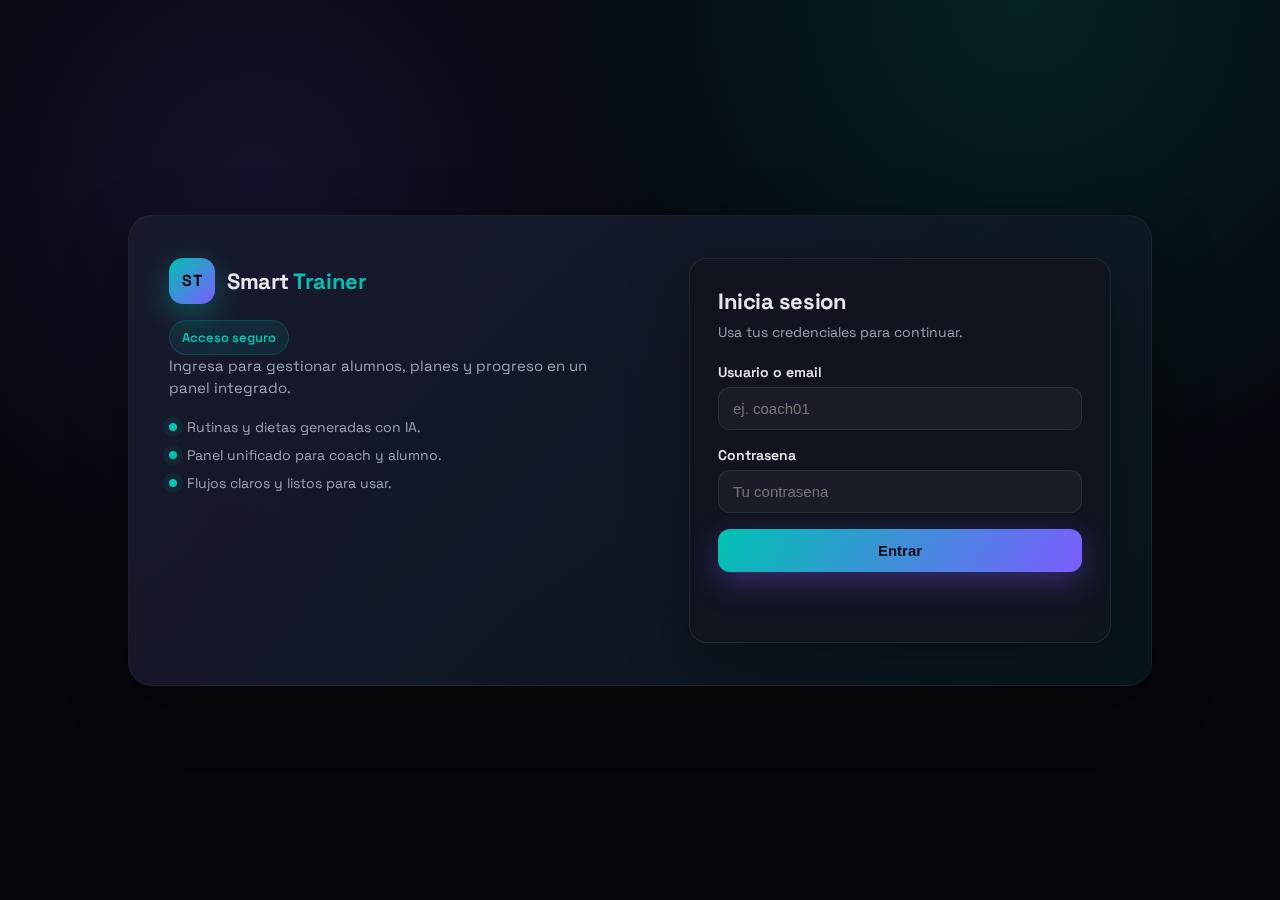
<file: frontend/auth/login.html>
<!DOCTYPE html>
<html lang="es">
<head>
  <meta charset="UTF-8" />
  <meta name="viewport" content="width=device-width, initial-scale=1.0" />
  <title>Smart Trainer - Login</title>
  <link rel="preconnect" href="https://fonts.googleapis.com" />
  <link rel="preconnect" href="https://fonts.gstatic.com" crossorigin />
  <link href="https://fonts.googleapis.com/css2?family=Space+Grotesk:wght@400;500;600;700&display=swap" rel="stylesheet" />
  <style>
    :root {
      --bg: #05070d;
      --card: rgba(16, 20, 31, 0.9);
      --muted: #9ca3af;
      --accent: #00c2b2;
      --accent-2: #7c5dff;
      --text: #e5e7eb;
      --input-bg: rgba(255, 255, 255, 0.04);
      --border: rgba(255, 255, 255, 0.08);
      --shadow: 0 20px 60px rgba(0, 0, 0, 0.35);
    }

    * { box-sizing: border-box; }

    body {
      margin: 0;
      min-height: 100vh;
      font-family: "Space Grotesk", sans-serif;
      background: radial-gradient(circle at 20% 20%, rgba(124, 93, 255, 0.12), transparent 32%),
                  radial-gradient(circle at 80% 0%, rgba(0, 194, 178, 0.14), transparent 38%),
                  var(--bg);
      color: var(--text);
      display: flex;
      align-items: center;
      justify-content: center;
      padding: 32px 16px;
    }

    .login-shell {
      width: min(1024px, 100%);
      display: grid;
      grid-template-columns: repeat(auto-fit, minmax(320px, 1fr));
      gap: 18px;
      background: linear-gradient(145deg, rgba(16, 20, 31, 0.95), rgba(8, 11, 18, 0.95));
      border: 1px solid var(--border);
      border-radius: 24px;
      box-shadow: var(--shadow);
      overflow: hidden;
      position: relative;
    }

    .login-shell::after {
      content: "";
      position: absolute;
      inset: 0;
      pointer-events: none;
      background: linear-gradient(120deg, rgba(124, 93, 255, 0.12), rgba(0, 194, 178, 0.1));
      mix-blend-mode: screen;
      opacity: 0.6;
    }

    .panel {
      position: relative;
      padding: 42px 40px;
      z-index: 1;
    }

    .brand {
      display: flex;
      align-items: center;
      gap: 12px;
      margin-bottom: 16px;
    }

    .logo {
      width: 46px;
      height: 46px;
      border-radius: 14px;
      background: linear-gradient(135deg, var(--accent), var(--accent-2));
      display: grid;
      place-items: center;
      color: #02040a;
      font-weight: 800;
      letter-spacing: 0.5px;
      box-shadow: 0 10px 30px rgba(0, 194, 178, 0.35);
    }

    .brand h1 {
      margin: 0;
      font-size: 22px;
      font-weight: 700;
      letter-spacing: -0.02em;
    }

    .brand h1 span {
      color: var(--accent);
    }

    .tagline {
      margin: 0 0 18px;
      color: var(--muted);
      line-height: 1.5;
      font-size: 15px;
    }

    .pill {
      display: inline-flex;
      align-items: center;
      gap: 8px;
      padding: 8px 12px;
      border-radius: 999px;
      background: rgba(0, 194, 178, 0.1);
      color: var(--accent);
      font-weight: 600;
      font-size: 13px;
      border: 1px solid rgba(0, 194, 178, 0.2);
    }

    .features {
      list-style: none;
      padding: 0;
      margin: 18px 0 0;
      display: grid;
      gap: 10px;
      color: var(--muted);
      font-size: 14px;
    }

    .features li {
      display: flex;
      align-items: center;
      gap: 10px;
    }

    .dot {
      width: 8px;
      height: 8px;
      border-radius: 50%;
      background: var(--accent);
      box-shadow: 0 0 0 6px rgba(0, 194, 178, 0.08);
    }

    .form-card {
      background: var(--card);
      border: 1px solid var(--border);
      border-radius: 18px;
      padding: 28px;
      box-shadow: var(--shadow);
    }

    .form-card h2 {
      margin: 0 0 8px;
      font-size: 22px;
      letter-spacing: -0.02em;
    }

    .form-card p {
      margin: 0 0 22px;
      color: var(--muted);
      font-size: 14px;
    }

    label {
      display: block;
      margin-bottom: 6px;
      color: var(--text);
      font-weight: 600;
      font-size: 14px;
    }

    input {
      width: 100%;
      background: var(--input-bg);
      border: 1px solid var(--border);
      color: var(--text);
      padding: 12px 14px;
      border-radius: 12px;
      font-size: 15px;
      transition: border 0.2s ease, box-shadow 0.2s ease, transform 0.08s ease;
    }

    input:focus {
      outline: none;
      border-color: rgba(0, 194, 178, 0.7);
      box-shadow: 0 0 0 4px rgba(0, 194, 178, 0.12);
      transform: translateY(-1px);
    }

    .field {
      margin-bottom: 16px;
    }

    button[type="submit"] {
      width: 100%;
      border: none;
      padding: 13px 16px;
      border-radius: 12px;
      background: linear-gradient(120deg, var(--accent), var(--accent-2));
      color: #0c0f18;
      font-weight: 700;
      font-size: 15px;
      cursor: pointer;
      transition: transform 0.1s ease, box-shadow 0.2s ease;
      box-shadow: 0 10px 30px rgba(124, 93, 255, 0.35);
    }

    button[type="submit"]:hover {
      transform: translateY(-1px);
      box-shadow: 0 14px 36px rgba(124, 93, 255, 0.45);
    }

    .error {
      margin-top: 14px;
      color: #ff9c9c;
      font-weight: 600;
      min-height: 20px;
    }

    @media (max-width: 720px) {
      .login-shell {
        border-radius: 18px;
      }
      .panel {
        padding: 32px 26px;
      }
    }
  </style>
</head>
<body>
  <div class="login-shell">
    <div class="panel">
      <div class="brand">
        <div class="logo">ST</div>
        <h1>Smart <span>Trainer</span></h1>
      </div>
      <div class="pill">Acceso seguro</div>
      <p class="tagline">Ingresa para gestionar alumnos, planes y progreso en un panel integrado.</p>
      <ul class="features">
        <li><span class="dot"></span>Rutinas y dietas generadas con IA.</li>
        <li><span class="dot"></span>Panel unificado para coach y alumno.</li>
        <li><span class="dot"></span>Flujos claros y listos para usar.</li>
      </ul>
    </div>

    <div class="panel">
      <div class="form-card">
        <h2>Inicia sesion</h2>
        <p>Usa tus credenciales para continuar.</p>
        <form id="loginForm">
          <div class="field">
            <label for="username">Usuario o email</label>
            <input type="text" id="username" name="username" placeholder="ej. coach01" required />
          </div>
          <div class="field">
            <label for="password">Contrasena</label>
            <input type="password" id="password" name="password" placeholder="Tu contrasena" required />
          </div>
          <button type="submit">Entrar</button>
          <p id="error" class="error"></p>
        </form>
      </div>
    </div>
  </div>

  <script src="../js/auth.js"></script>
</body>
</html>
</file>
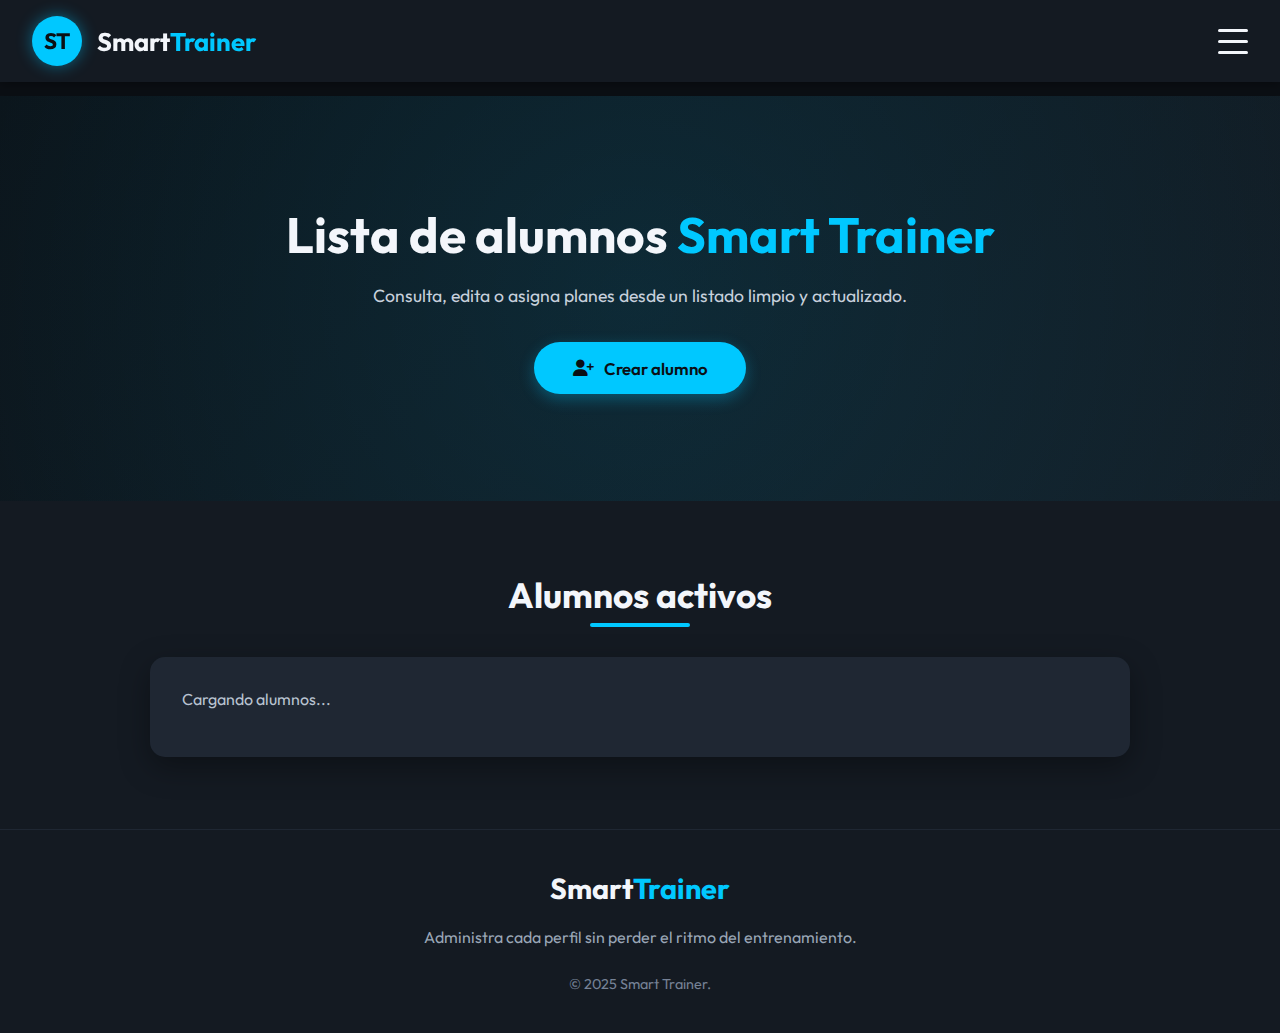
<file: frontend/coach/alumnos.html>
<!DOCTYPE html>
<html lang="es">
<head>
  <meta charset="UTF-8" />
  <meta name="viewport" content="width=device-width, initial-scale=1.0" />
  <title>Smart Trainer - Alumnos</title>
  <link rel="preconnect" href="https://fonts.googleapis.com" />
  <link rel="preconnect" href="https://fonts.gstatic.com" crossorigin />
  <link href="https://fonts.googleapis.com/css2?family=Outfit:wght@400;500;600;700&display=swap" rel="stylesheet" />
  <link rel="stylesheet" href="https://cdnjs.cloudflare.com/ajax/libs/font-awesome/6.4.0/css/all.min.css" />
  <link rel="stylesheet" href="../css/coach.css" />
</head>
<body>
  <header>
    <div class="nav-container">
      <div class="logo">
        <div class="logo-icon">ST</div>
        <div class="logo-text">Smart<span>Trainer</span></div>
      </div>
      <div class="hamburger-menu" aria-label="Abrir menu" role="button" tabindex="0">
        <span></span>
        <span></span>
        <span></span>
      </div>
      <nav class="nav-menu">
        <ul>
          <li><a href="./dashboard.html"><i class="fas fa-home"></i> Dashboard</a></li>
          <li><a href="./crear-alumno.html"><i class="fas fa-user-plus"></i> Crear alumno</a></li>
          <li><a href="./alumnos.html"><i class="fas fa-users"></i> Alumnos</a></li>
          <li><a href="./editar-alumno.html"><i class="fas fa-pen"></i> Editar alumno</a></li>
          <li><a href="./asignar-plan.html"><i class="fas fa-dumbbell"></i> Asignar plan</a></li>
          <li><a href="#" data-logout><i class="fas fa-right-from-bracket"></i> Cerrar sesion</a></li>
        </ul>
      </nav>
    </div>
  </header>

  <main>
    <section class="hero hero-small">
      <h1>Lista de alumnos <span>Smart Trainer</span></h1>
      <p>Consulta, edita o asigna planes desde un listado limpio y actualizado.</p>
      <a class="cta-button" href="./crear-alumno.html"><i class="fas fa-user-plus"></i> Crear alumno</a>
    </section>

    <section class="content-section">
      <h2 class="section-title">Alumnos activos</h2>
      <div class="panel">
        <p id="status" class="status-text">Cargando alumnos...</p>
        <ul id="students" class="student-list"></ul>
      </div>
    </section>
  </main>

  <footer>
    <div class="footer-content">
      <div class="footer-logo">Smart<span>Trainer</span></div>
      <p class="footer-text">Administra cada perfil sin perder el ritmo del entrenamiento.</p>
      <p class="copyright">© 2025 Smart Trainer.</p>
    </div>
  </footer>

  <script src="../js/coach-ui.js"></script>
  <script src="../js/coach-alumnos.js"></script>
</body>
</html>
</file>
<file: frontend/css/coach.css>
:root {
  --black: #0b0f14;
  --gray-dark: #141a22;
  --gray-med: #1f2733;
  --gray-light: #2a3443;
  --accent: #00c8ff;
  --accent-dark: #0093c7;
  --white: #f3f6fb;
}

* {
  margin: 0;
  padding: 0;
  box-sizing: border-box;
  font-family: "Outfit", "Segoe UI", Tahoma, Geneva, Verdana, sans-serif;
}

body {
  background-color: var(--black);
  color: var(--white);
  overflow-x: hidden;
}

main {
  padding-top: 96px;
}

/* Header and Navigation */
header {
  background-color: var(--gray-dark);
  padding: 1rem 2rem;
  position: fixed;
  width: 100%;
  top: 0;
  z-index: 1000;
  box-shadow: 0 2px 10px rgba(0, 0, 0, 0.35);
}

.nav-container {
  display: flex;
  justify-content: space-between;
  align-items: center;
  max-width: 1400px;
  margin: 0 auto;
}

.logo {
  display: flex;
  align-items: center;
  gap: 15px;
}

.logo-icon {
  background-color: var(--accent);
  color: var(--black);
  width: 50px;
  height: 50px;
  border-radius: 50%;
  display: flex;
  align-items: center;
  justify-content: center;
  font-size: 1.4rem;
  font-weight: 700;
  box-shadow: 0 0 16px rgba(0, 200, 255, 0.45);
}

.logo-text {
  font-size: 1.6rem;
  font-weight: 700;
  color: var(--white);
}

.logo-text span {
  color: var(--accent);
}

.hamburger-menu {
  display: flex;
  flex-direction: column;
  cursor: pointer;
  width: 30px;
  height: 25px;
  justify-content: space-between;
}

.hamburger-menu span {
  display: block;
  height: 3px;
  width: 100%;
  background-color: var(--white);
  border-radius: 3px;
  transition: all 0.3s ease;
}

.hamburger-menu.active span:nth-child(1) {
  transform: rotate(45deg) translate(8px, 8px);
}

.hamburger-menu.active span:nth-child(2) {
  opacity: 0;
}

.hamburger-menu.active span:nth-child(3) {
  transform: rotate(-45deg) translate(8px, -8px);
}

.nav-menu {
  position: fixed;
  top: 80px;
  right: -100%;
  width: 300px;
  height: calc(100vh - 80px);
  background-color: var(--gray-dark);
  transition: right 0.5s ease;
  padding: 2rem;
  box-shadow: -5px 0 15px rgba(0, 0, 0, 0.3);
}

.nav-menu.active {
  right: 0;
}

.nav-menu ul {
  list-style: none;
}

.nav-menu li {
  margin-bottom: 1.2rem;
}

.nav-menu a {
  color: var(--white);
  text-decoration: none;
  font-size: 1.1rem;
  font-weight: 500;
  display: flex;
  align-items: center;
  gap: 10px;
  padding: 0.8rem 1rem;
  border-radius: 8px;
  transition: all 0.3s ease;
}

.nav-menu a:hover,
.nav-menu a.active {
  background-color: var(--gray-med);
  color: var(--accent);
}

.nav-menu a i {
  font-size: 1.1rem;
  width: 25px;
}

/* Hero */
.hero {
  min-height: 70vh;
  display: flex;
  flex-direction: column;
  justify-content: center;
  align-items: center;
  text-align: center;
  padding: 0 2rem;
  background: linear-gradient(135deg, var(--black) 0%, var(--gray-dark) 100%);
  position: relative;
  overflow: hidden;
}

.hero.hero-small {
  min-height: 45vh;
}

.hero::before {
  content: "";
  position: absolute;
  width: 200%;
  height: 200%;
  background: radial-gradient(circle, rgba(0, 200, 255, 0.12) 0%, transparent 70%);
  animation: pulse 15s infinite linear;
}

@keyframes pulse {
  0% {
    transform: translate(-50%, -50%) scale(1);
  }
  50% {
    transform: translate(-50%, -50%) scale(1.1);
  }
  100% {
    transform: translate(-50%, -50%) scale(1);
  }
}

.hero h1 {
  font-size: 3.1rem;
  margin-bottom: 1rem;
  position: relative;
  z-index: 1;
}

.hero h1 span {
  color: var(--accent);
}

.hero p {
  font-size: 1.1rem;
  max-width: 720px;
  margin-bottom: 2rem;
  line-height: 1.6;
  position: relative;
  z-index: 1;
  color: #c7d0dc;
}

.cta-button {
  background-color: var(--accent);
  color: var(--black);
  border: none;
  padding: 0.95rem 2.4rem;
  font-size: 1.05rem;
  font-weight: 600;
  border-radius: 50px;
  cursor: pointer;
  transition: all 0.3s ease;
  position: relative;
  z-index: 1;
  box-shadow: 0 5px 15px rgba(0, 200, 255, 0.3);
  text-decoration: none;
  display: inline-flex;
  align-items: center;
  gap: 10px;
}

.cta-button:hover {
  background-color: var(--accent-dark);
  transform: translateY(-3px);
  box-shadow: 0 8px 20px rgba(0, 200, 255, 0.35);
}

/* Sections */
.content-section {
  padding: 4.5rem 2rem;
  background-color: var(--gray-dark);
}

.section-title {
  text-align: center;
  font-size: 2.2rem;
  margin-bottom: 2.5rem;
  position: relative;
}

.section-title::after {
  content: "";
  position: absolute;
  bottom: -10px;
  left: 50%;
  transform: translateX(-50%);
  width: 100px;
  height: 4px;
  background-color: var(--accent);
  border-radius: 2px;
}

.panel {
  background-color: var(--gray-med);
  border-radius: 15px;
  padding: 2rem;
  max-width: 980px;
  margin: 0 auto;
  box-shadow: 0 10px 30px rgba(0, 0, 0, 0.35);
}

.panel h3 {
  margin-top: 2rem;
  margin-bottom: 1rem;
  color: var(--accent);
}

.status-text {
  color: #b9c3d1;
  margin-bottom: 1rem;
}

/* Cards */
.action-grid {
  display: grid;
  grid-template-columns: repeat(auto-fit, minmax(220px, 1fr));
  gap: 1.5rem;
  max-width: 1100px;
  margin: 0 auto;
}

.action-card {
  background-color: var(--gray-med);
  border-radius: 15px;
  padding: 2rem;
  text-align: center;
  text-decoration: none;
  color: var(--white);
  box-shadow: 0 10px 25px rgba(0, 0, 0, 0.35);
  transition: all 0.3s ease;
}

.action-card i {
  font-size: 2.4rem;
  color: var(--accent);
  margin-bottom: 1rem;
}

.action-card h3 {
  font-size: 1.4rem;
  margin-bottom: 0.6rem;
}

.action-card p {
  font-size: 0.95rem;
  color: #c4cedb;
}

.action-card:hover {
  transform: translateY(-4px);
  background-color: var(--gray-light);
}

/* Stats */
.stats-grid {
  display: grid;
  grid-template-columns: repeat(auto-fit, minmax(210px, 1fr));
  gap: 1.5rem;
  max-width: 1100px;
  margin: 0 auto;
}

.stat-card {
  background-color: var(--gray-med);
  border-radius: 16px;
  padding: 1.6rem 1.8rem;
  box-shadow: 0 10px 25px rgba(0, 0, 0, 0.35);
}

.stat-label {
  font-size: 0.7rem;
  letter-spacing: 2px;
  text-transform: uppercase;
  color: #9fb0c4;
  margin-bottom: 0.6rem;
}

.stat-value {
  font-size: 2.4rem;
  font-weight: 700;
  color: var(--accent);
  margin-bottom: 0.35rem;
}

.stat-hint {
  color: #b9c3d1;
  font-size: 0.95rem;
}

/* Forms */
form {
  display: grid;
  gap: 1rem;
}

label {
  font-weight: 600;
  color: var(--accent);
}

input,
select,
textarea {
  width: 100%;
  padding: 0.8rem 0.9rem;
  border-radius: 10px;
  border: 1px solid var(--gray-light);
  background-color: var(--gray-dark);
  color: var(--white);
  font-size: 1rem;
}

input:focus,
select:focus,
textarea:focus {
  outline: none;
  border-color: var(--accent);
  box-shadow: 0 0 0 2px rgba(0, 200, 255, 0.2);
}

button {
  justify-self: start;
}

.form-inline {
  display: flex;
  gap: 1rem;
  flex-wrap: wrap;
  align-items: flex-end;
}

.plan-actions {
  display: flex;
  gap: 0.75rem;
  flex-wrap: wrap;
  align-items: center;
}

.ai-hints {
  display: flex;
  flex-direction: column;
  gap: 0.35rem;
  min-width: 110px;
}

.ai-notes {
  margin: 0.5rem 0 0.75rem;
  display: flex;
  flex-direction: column;
  gap: 0.35rem;
}

.ai-notes input {
  width: 100%;
}

.secondary-btn {
  background: transparent;
  color: var(--accent);
  border: 1px solid var(--accent);
  padding: 0.7rem 1.1rem;
  border-radius: 10px;
  cursor: pointer;
  transition: all 0.2s ease;
  font-weight: 600;
}

.secondary-btn:hover {
  background: rgba(0, 200, 255, 0.12);
  transform: translateY(-1px);
}

.ghost-btn {
  background: transparent;
  border: 1px solid var(--gray-light);
  color: #dbe4f2;
  padding: 0.45rem 0.75rem;
  border-radius: 8px;
  cursor: pointer;
  transition: all 0.2s ease;
}

.ghost-btn:hover {
  border-color: var(--accent);
  color: var(--accent);
}

.plan-builder {
  margin-top: 0.5rem;
  background: var(--gray-light);
  border: 1px solid var(--gray-dark);
  border-radius: 14px;
  padding: 1rem;
}

.plan-helper {
  color: #c7d0dc;
  font-size: 0.95rem;
  margin-bottom: 0.8rem;
}

.plan-days {
  display: flex;
  flex-direction: column;
  gap: 0.9rem;
}

.plan-day {
  background: var(--gray-dark);
  border: 1px solid var(--gray-light);
  border-radius: 12px;
  padding: 1rem;
}

.plan-day-header {
  display: flex;
  flex-wrap: wrap;
  align-items: center;
  justify-content: space-between;
  gap: 0.6rem;
}

.day-name {
  background: var(--gray-med);
  border: 1px solid var(--gray-light);
  color: var(--white);
  padding: 0.6rem 0.75rem;
  border-radius: 10px;
  min-width: 140px;
}

.day-muscles {
  background: rgba(0, 200, 255, 0.08);
  border: 1px solid rgba(0, 200, 255, 0.25);
  color: var(--accent);
  padding: 0.5rem 0.7rem;
  border-radius: 10px;
  font-weight: 700;
  font-size: 0.95rem;
}

.exercise-list {
  display: flex;
  flex-direction: column;
  gap: 0.6rem;
  margin-top: 0.75rem;
}

.exercise-row {
  display: grid;
  grid-template-columns: 1.7fr 0.6fr 0.6fr 1fr auto;
  gap: 0.55rem;
  align-items: center;
}

.exercise-row select,
.exercise-row input {
  width: 100%;
}

.exercise-meta {
  color: #9fb0c4;
  font-size: 0.9rem;
}

.plan-empty {
  border: 1px dashed var(--gray-light);
  border-radius: 12px;
  padding: 0.9rem 1rem;
  color: #c7d0dc;
  text-align: center;
  background: var(--gray-dark);
}

.plan-footer {
  display: flex;
  justify-content: flex-end;
  gap: 0.6rem;
  margin-top: 0.5rem;
}

/* Lists */
.student-list {
  list-style: none;
  display: grid;
  gap: 0.8rem;
}

.student-item {
  background: var(--gray-light);
  padding: 0.9rem 1rem;
  border-radius: 10px;
  display: flex;
  flex-wrap: wrap;
  gap: 0.6rem;
  align-items: center;
  justify-content: space-between;
}

.student-meta {
  color: #d3dbe6;
  font-weight: 500;
}

.action-link {
  color: var(--accent);
  text-decoration: none;
  font-weight: 600;
}

.action-link:hover {
  color: var(--accent-dark);
}

.action-button {
  border: none;
  background: transparent;
  color: #ff6b6b;
  font-weight: 600;
  cursor: pointer;
  font-size: 0.95rem;
}

.action-button:hover {
  color: #ff9090;
}

/* Footer */
footer {
  background-color: var(--gray-dark);
  padding: 2.5rem 2rem;
  text-align: center;
  border-top: 1px solid var(--gray-med);
}

.footer-content {
  max-width: 1100px;
  margin: 0 auto;
}

.footer-logo {
  font-size: 1.8rem;
  font-weight: 700;
  margin-bottom: 1.2rem;
}

.footer-logo span {
  color: var(--accent);
}

.footer-text {
  max-width: 600px;
  margin: 0 auto 1.5rem;
  line-height: 1.6;
  color: #9aa6b6;
}

.social-icons {
  display: flex;
  justify-content: center;
  gap: 1.2rem;
  margin-bottom: 1.5rem;
}

.social-icons a {
  color: var(--white);
  font-size: 1.4rem;
  transition: all 0.3s ease;
}

.social-icons a:hover {
  color: var(--accent);
  transform: translateY(-4px);
}

.copyright {
  color: #768296;
  font-size: 0.9rem;
}

@media (max-width: 768px) {
  .hero h1 {
    font-size: 2.4rem;
  }

  .hero p {
    font-size: 1rem;
  }

  .exercise-row {
    grid-template-columns: 1fr;
  }
}

@media (max-width: 480px) {
  .hero h1 {
    font-size: 2rem;
  }

  .nav-menu {
    width: 100%;
  }
}
</file>
